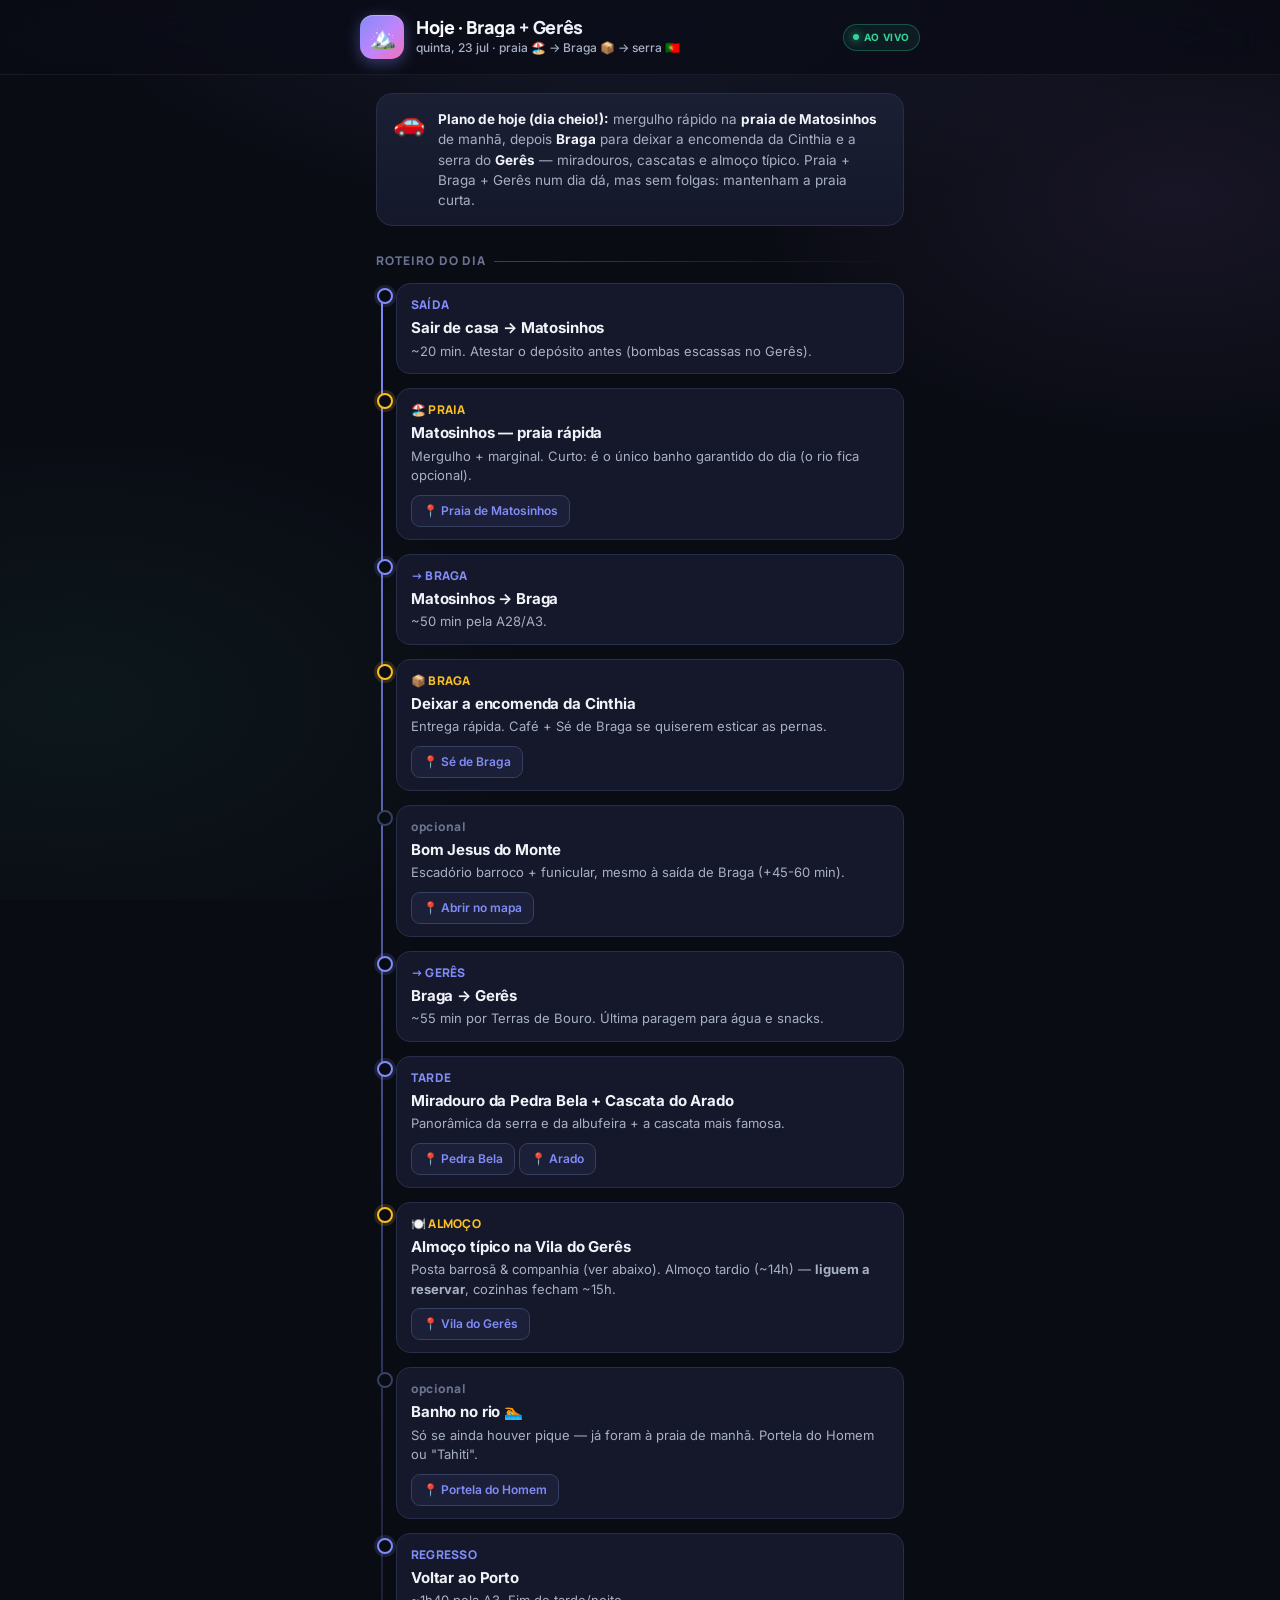
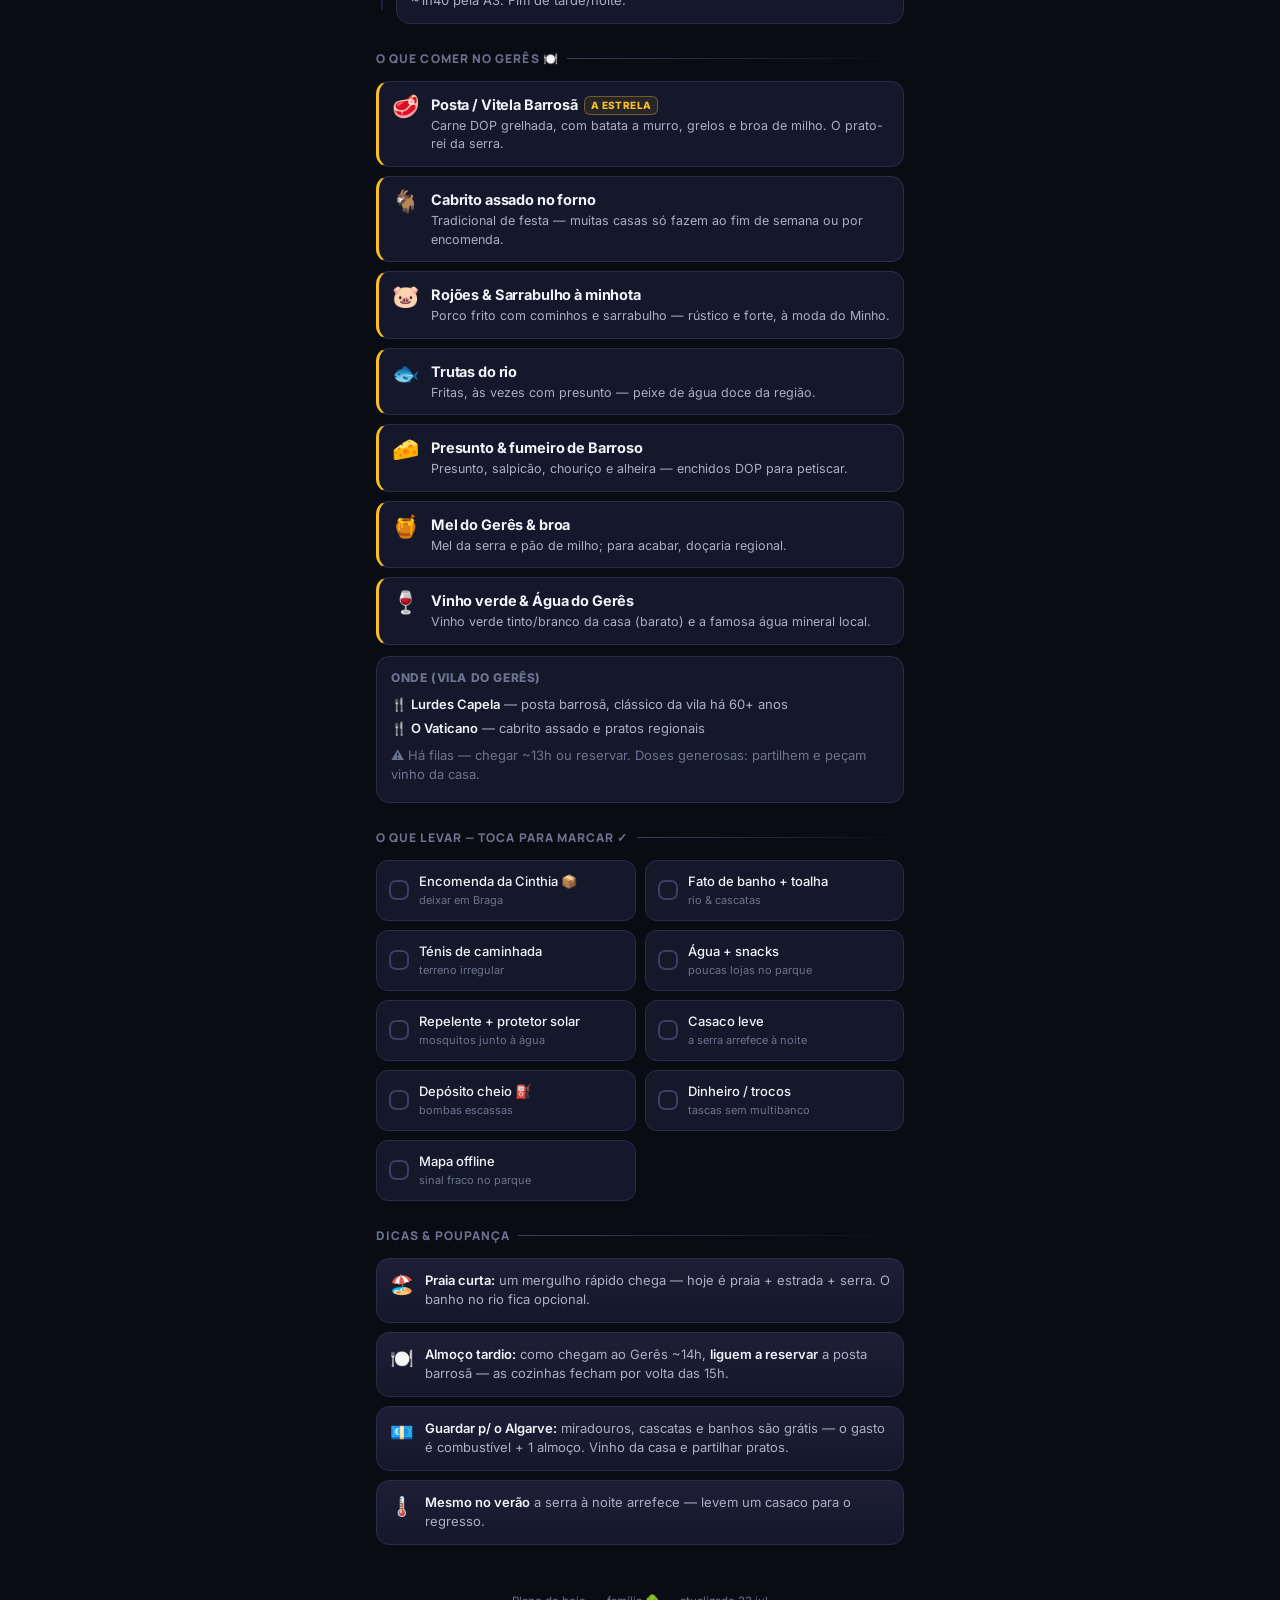
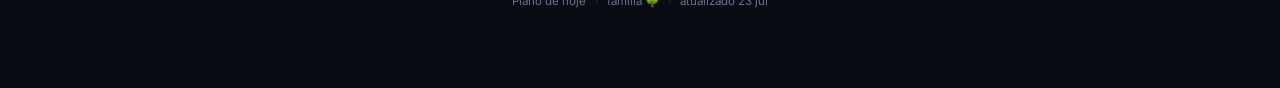
<file: hoje.html>
<!DOCTYPE html>
<html lang="pt-BR">
<head>
<meta charset="UTF-8">
<meta name="viewport" content="width=device-width, initial-scale=1.0">
<meta name="theme-color" content="#0a0c14">
<title>Hoje · Braga + Gerês</title>
<link rel="preconnect" href="https://fonts.googleapis.com">
<link rel="preconnect" href="https://fonts.gstatic.com" crossorigin>
<link href="https://fonts.googleapis.com/css2?family=Manrope:wght@600;700;800&family=Inter:wght@400;500;600;700&display=swap" rel="stylesheet">
<style>
*{margin:0;padding:0;box-sizing:border-box;-webkit-tap-highlight-color:transparent}
:root{
  --bg:#0a0c14; --card:#14182a; --card2:#1a1f33; --elev:#222848;
  --txt:#f1f3f9; --txt2:#a8b0c5; --txt3:#6b7390;
  --border:#262e48; --border2:#374060;
  --indigo:#818cf8; --purple:#c084fc; --pink:#f472b6;
  --green:#34d399; --amber:#fbbf24; --red:#f87171;
  --sys:-apple-system,BlinkMacSystemFont,'Segoe UI',Roboto,sans-serif;
}
html,body{overflow-x:clip}
body{
  font-family:'Inter',var(--sys);
  background:var(--bg);
  background-image:radial-gradient(ellipse 80% 55% at 50% -8%,rgba(129,140,248,0.13),transparent 60%),
                   radial-gradient(ellipse 55% 45% at 92% 22%,rgba(192,132,252,0.08),transparent 60%),
                   radial-gradient(ellipse 60% 50% at 6% 78%,rgba(52,211,153,0.06),transparent 60%);
  background-attachment:fixed;
  color:var(--txt);min-height:100vh;padding-bottom:56px;
  -webkit-font-smoothing:antialiased;line-height:1.5;
}
.wrap{max-width:560px;margin:0 auto}
header{
  position:sticky;top:0;z-index:50;
  background:rgba(10,12,20,0.8);
  backdrop-filter:blur(22px) saturate(180%);-webkit-backdrop-filter:blur(22px) saturate(180%);
  border-bottom:1px solid rgba(255,255,255,0.06);padding:15px 18px;
}
.htop{display:flex;align-items:center;gap:12px;max-width:560px;margin:0 auto}
.badge{
  width:44px;height:44px;border-radius:13px;flex-shrink:0;
  background:linear-gradient(135deg,#818cf8 0%,#c084fc 55%,#f472b6 100%);
  display:flex;align-items:center;justify-content:center;font-size:22px;
  box-shadow:0 4px 16px rgba(129,140,248,0.4),inset 0 1px 0 rgba(255,255,255,0.3);
}
.htext{min-width:0;flex:1}
h1{
  font-family:'Manrope',var(--sys);font-size:18px;font-weight:800;letter-spacing:-0.02em;
  line-height:1.15;background:linear-gradient(135deg,#fff,#c7d0e6);
  -webkit-background-clip:text;background-clip:text;-webkit-text-fill-color:transparent;
}
.hsub{font-size:12px;color:var(--txt2);margin-top:2px;font-weight:500}
.live{
  font-size:10px;font-weight:700;letter-spacing:.06em;text-transform:uppercase;
  color:var(--green);padding:5px 9px;border:1px solid rgba(52,211,153,0.3);
  border-radius:20px;display:inline-flex;align-items:center;gap:5px;white-space:nowrap;
  background:rgba(52,211,153,0.08);
}
.live::before{content:'';width:6px;height:6px;border-radius:50%;background:var(--green);
  box-shadow:0 0 8px var(--green);animation:pulse 2s infinite}
@keyframes pulse{0%,100%{opacity:1}50%{opacity:.35}}
@media (prefers-reduced-motion:reduce){.live::before{animation:none}}
main{padding:18px 16px 0}
section{margin-bottom:26px}
.eyebrow{
  display:flex;align-items:center;gap:8px;margin-bottom:13px;
  font-family:'Manrope',var(--sys);font-size:12px;font-weight:800;
  letter-spacing:.09em;text-transform:uppercase;color:var(--txt3);
}
.eyebrow .line{height:1px;flex:1;background:linear-gradient(90deg,var(--border2),transparent)}
.summary{
  background:linear-gradient(180deg,var(--card2),var(--card));
  border:1px solid var(--border);border-radius:16px;padding:15px 16px;
  display:flex;gap:13px;align-items:flex-start;
}
.summary .ico{font-size:26px;line-height:1}
.summary p{font-size:13.5px;color:var(--txt2)}
.summary b{color:var(--txt);font-weight:700}
.tl{position:relative;padding-left:20px}
.tl::before{content:'';position:absolute;left:5px;top:6px;bottom:14px;width:2px;
  background:linear-gradient(180deg,var(--indigo),rgba(129,140,248,0.15))}
.stop{position:relative;margin-bottom:14px}
.stop::before{content:'';position:absolute;left:-19px;top:5px;width:12px;height:12px;border-radius:50%;
  background:var(--bg);border:2px solid var(--indigo);box-shadow:0 0 0 3px rgba(129,140,248,0.15)}
.stop.warm::before{border-color:var(--amber);box-shadow:0 0 0 3px rgba(251,191,36,0.15)}
.stop.opt::before{border-color:var(--border2);box-shadow:none}
.card{background:var(--card);border:1px solid var(--border);border-radius:14px;padding:12px 14px}
.card .time{font-family:'Manrope',var(--sys);font-size:12px;font-weight:800;color:var(--indigo);
  font-variant-numeric:tabular-nums;letter-spacing:.02em}
.stop.warm .card .time{color:var(--amber)}
.stop.opt .card .time{color:var(--txt3)}
.card h3{font-size:15px;font-weight:700;margin:3px 0 2px;letter-spacing:-0.01em}
.card p{font-size:13px;color:var(--txt2)}
.mapbtn{
  display:inline-flex;align-items:center;gap:5px;margin-top:9px;
  font-size:12px;font-weight:600;color:var(--indigo);text-decoration:none;
  padding:6px 11px;border:1px solid var(--border2);border-radius:9px;background:rgba(129,140,248,0.06);
}
.mapbtn:active{background:rgba(129,140,248,0.14)}
.food-grid{display:flex;flex-direction:column;gap:9px}
.dish{
  display:flex;gap:12px;align-items:flex-start;
  background:var(--card);border:1px solid var(--border);border-radius:13px;padding:12px 13px;
  border-left:3px solid var(--amber);
}
.dish .em{font-size:22px;line-height:1.1;flex-shrink:0}
.dish .d-name{font-size:14.5px;font-weight:700;letter-spacing:-0.01em}
.dish .d-desc{font-size:12.5px;color:var(--txt2);margin-top:1px}
.star{display:inline-block;font-size:10px;font-weight:800;color:var(--amber);
  border:1px solid rgba(251,191,36,0.35);border-radius:6px;padding:1px 6px;margin-left:6px;
  vertical-align:middle;letter-spacing:.04em;background:rgba(251,191,36,0.08)}
.where{margin-top:11px;background:var(--card);border:1px solid var(--border);border-radius:13px;padding:12px 14px}
.where h4{font-size:12px;font-weight:800;letter-spacing:.05em;text-transform:uppercase;color:var(--txt3);margin-bottom:8px}
.where .r{font-size:13px;color:var(--txt2);margin-bottom:5px}
.where .r b{color:var(--txt);font-weight:600}
.checklist{display:grid;grid-template-columns:1fr 1fr;gap:9px}
@media (max-width:400px){.checklist{grid-template-columns:1fr}}
.chk{
  display:flex;gap:10px;align-items:center;cursor:pointer;user-select:none;
  background:var(--card);border:1px solid var(--border);border-radius:12px;padding:11px 12px;
  transition:border-color .15s,background .15s;
}
.chk:active{background:var(--card2)}
.box{width:20px;height:20px;border-radius:7px;border:2px solid var(--border2);flex-shrink:0;
  display:flex;align-items:center;justify-content:center;transition:.15s}
.box svg{width:11px;height:11px;stroke:#0a0c14;stroke-width:3.5;fill:none;opacity:0;transition:.15s}
.chk .lbl{font-size:13px;color:var(--txt);font-weight:500}
.chk .lbl small{display:block;color:var(--txt3);font-size:11px;font-weight:400;margin-top:1px}
.chk.done{border-color:rgba(52,211,153,0.35)}
.chk.done .box{background:var(--green);border-color:var(--green)}
.chk.done .box svg{opacity:1}
.chk.done .lbl{color:var(--txt3);text-decoration:line-through;text-decoration-color:var(--txt3)}
.tips{display:flex;flex-direction:column;gap:9px}
.tip{
  display:flex;gap:11px;align-items:flex-start;
  background:linear-gradient(180deg,rgba(192,132,252,0.06),transparent),var(--card);
  border:1px solid var(--border);border-radius:13px;padding:12px 13px;
}
.tip .em{font-size:19px;flex-shrink:0}
.tip p{font-size:13px;color:var(--txt2)}
.tip b{color:var(--txt);font-weight:600}
footer{text-align:center;padding:22px 16px;color:var(--txt3);font-size:11.5px}
footer .dot{color:var(--border2);margin:0 6px}
</style>
</head>
<body>
<header>
  <div class="htop">
    <div class="badge">🏔️</div>
    <div class="htext">
      <h1>Hoje · Braga + Gerês</h1>
      <div class="hsub">quinta, 23 jul · praia 🏖️ → Braga 📦 → serra 🇵🇹</div>
    </div>
    <span class="live">ao vivo</span>
  </div>
</header>

<main class="wrap">

  <section>
    <div class="summary">
      <div class="ico">🚗</div>
      <p><b>Plano de hoje (dia cheio!):</b> mergulho rápido na <b>praia de Matosinhos</b> de manhã, depois <b>Braga</b> para deixar a encomenda da Cinthia e a serra do <b>Gerês</b> — miradouros, cascatas e almoço típico. Praia + Braga + Gerês num dia dá, mas sem folgas: mantenham a praia curta.</p>
    </div>
  </section>

  <section>
    <div class="eyebrow">Roteiro do dia <span class="line"></span></div>
    <div class="tl">
      <div class="stop"><div class="card">
        <div class="time">SAÍDA</div><h3>Sair de casa → Matosinhos</h3>
        <p>~20 min. Atestar o depósito antes (bombas escassas no Gerês).</p>
      </div></div>
      <div class="stop warm"><div class="card">
        <div class="time">🏖️ PRAIA</div><h3>Matosinhos — praia rápida</h3>
        <p>Mergulho + marginal. Curto: é o único banho garantido do dia (o rio fica opcional).</p>
        <a class="mapbtn" href="https://www.google.com/maps/search/?api=1&query=Praia%20de%20Matosinhos" target="_blank" rel="noopener">📍 Praia de Matosinhos</a>
      </div></div>
      <div class="stop"><div class="card">
        <div class="time">→ BRAGA</div><h3>Matosinhos → Braga</h3>
        <p>~50 min pela A28/A3.</p>
      </div></div>
      <div class="stop warm"><div class="card">
        <div class="time">📦 BRAGA</div><h3>Deixar a encomenda da Cinthia</h3>
        <p>Entrega rápida. Café + Sé de Braga se quiserem esticar as pernas.</p>
        <a class="mapbtn" href="https://www.google.com/maps/search/?api=1&query=S%C3%A9%20de%20Braga" target="_blank" rel="noopener">📍 Sé de Braga</a>
      </div></div>
      <div class="stop opt"><div class="card">
        <div class="time">opcional</div><h3>Bom Jesus do Monte</h3>
        <p>Escadório barroco + funicular, mesmo à saída de Braga (+45-60 min).</p>
        <a class="mapbtn" href="https://www.google.com/maps/search/?api=1&query=Bom%20Jesus%20do%20Monte%20Braga" target="_blank" rel="noopener">📍 Abrir no mapa</a>
      </div></div>
      <div class="stop"><div class="card">
        <div class="time">→ GERÊS</div><h3>Braga → Gerês</h3>
        <p>~55 min por Terras de Bouro. Última paragem para água e snacks.</p>
      </div></div>
      <div class="stop"><div class="card">
        <div class="time">TARDE</div><h3>Miradouro da Pedra Bela + Cascata do Arado</h3>
        <p>Panorâmica da serra e da albufeira + a cascata mais famosa.</p>
        <a class="mapbtn" href="https://www.google.com/maps/search/?api=1&query=Miradouro%20da%20Pedra%20Bela%20Ger%C3%AAs" target="_blank" rel="noopener">📍 Pedra Bela</a>
        <a class="mapbtn" href="https://www.google.com/maps/search/?api=1&query=Cascata%20do%20Arado" target="_blank" rel="noopener">📍 Arado</a>
      </div></div>
      <div class="stop warm"><div class="card">
        <div class="time">🍽️ ALMOÇO</div><h3>Almoço típico na Vila do Gerês</h3>
        <p>Posta barrosã &amp; companhia (ver abaixo). Almoço tardio (~14h) — <b>liguem a reservar</b>, cozinhas fecham ~15h.</p>
        <a class="mapbtn" href="https://www.google.com/maps/search/?api=1&query=Vila%20do%20Ger%C3%AAs" target="_blank" rel="noopener">📍 Vila do Gerês</a>
      </div></div>
      <div class="stop opt"><div class="card">
        <div class="time">opcional</div><h3>Banho no rio 🏊</h3>
        <p>Só se ainda houver pique — já foram à praia de manhã. Portela do Homem ou "Tahiti".</p>
        <a class="mapbtn" href="https://www.google.com/maps/search/?api=1&query=Portela%20do%20Homem" target="_blank" rel="noopener">📍 Portela do Homem</a>
      </div></div>
      <div class="stop"><div class="card">
        <div class="time">REGRESSO</div><h3>Voltar ao Porto</h3>
        <p>~1h40 pela A3. Fim de tarde/noite.</p>
      </div></div>
    </div>
  </section>

  <section>
    <div class="eyebrow">O que comer no Gerês 🍽️ <span class="line"></span></div>
    <div class="food-grid">
      <div class="dish"><div class="em">🥩</div><div><div class="d-name">Posta / Vitela Barrosã<span class="star">A ESTRELA</span></div><div class="d-desc">Carne DOP grelhada, com batata a murro, grelos e broa de milho. O prato-rei da serra.</div></div></div>
      <div class="dish"><div class="em">🐐</div><div><div class="d-name">Cabrito assado no forno</div><div class="d-desc">Tradicional de festa — muitas casas só fazem ao fim de semana ou por encomenda.</div></div></div>
      <div class="dish"><div class="em">🐷</div><div><div class="d-name">Rojões & Sarrabulho à minhota</div><div class="d-desc">Porco frito com cominhos e sarrabulho — rústico e forte, à moda do Minho.</div></div></div>
      <div class="dish"><div class="em">🐟</div><div><div class="d-name">Trutas do rio</div><div class="d-desc">Fritas, às vezes com presunto — peixe de água doce da região.</div></div></div>
      <div class="dish"><div class="em">🧀</div><div><div class="d-name">Presunto & fumeiro de Barroso</div><div class="d-desc">Presunto, salpicão, chouriço e alheira — enchidos DOP para petiscar.</div></div></div>
      <div class="dish"><div class="em">🍯</div><div><div class="d-name">Mel do Gerês & broa</div><div class="d-desc">Mel da serra e pão de milho; para acabar, doçaria regional.</div></div></div>
      <div class="dish"><div class="em">🍷</div><div><div class="d-name">Vinho verde & Água do Gerês</div><div class="d-desc">Vinho verde tinto/branco da casa (barato) e a famosa água mineral local.</div></div></div>
    </div>
    <div class="where">
      <h4>Onde (Vila do Gerês)</h4>
      <div class="r">🍴 <b>Lurdes Capela</b> — posta barrosã, clássico da vila há 60+ anos</div>
      <div class="r">🍴 <b>O Vaticano</b> — cabrito assado e pratos regionais</div>
      <div class="r" style="color:var(--txt3);margin-top:7px">⚠️ Há filas — chegar ~13h ou reservar. Doses generosas: partilhem e peçam vinho da casa.</div>
    </div>
  </section>

  <section>
    <div class="eyebrow">O que levar — toca para marcar ✓ <span class="line"></span></div>
    <div class="checklist" id="chk">
      <div class="chk"><span class="box"><svg viewBox="0 0 14 14"><path d="M2 7l3.5 3.5L12 3"/></svg></span><span class="lbl">Encomenda da Cinthia 📦<small>deixar em Braga</small></span></div>
      <div class="chk"><span class="box"><svg viewBox="0 0 14 14"><path d="M2 7l3.5 3.5L12 3"/></svg></span><span class="lbl">Fato de banho + toalha<small>rio &amp; cascatas</small></span></div>
      <div class="chk"><span class="box"><svg viewBox="0 0 14 14"><path d="M2 7l3.5 3.5L12 3"/></svg></span><span class="lbl">Ténis de caminhada<small>terreno irregular</small></span></div>
      <div class="chk"><span class="box"><svg viewBox="0 0 14 14"><path d="M2 7l3.5 3.5L12 3"/></svg></span><span class="lbl">Água + snacks<small>poucas lojas no parque</small></span></div>
      <div class="chk"><span class="box"><svg viewBox="0 0 14 14"><path d="M2 7l3.5 3.5L12 3"/></svg></span><span class="lbl">Repelente + protetor solar<small>mosquitos junto à água</small></span></div>
      <div class="chk"><span class="box"><svg viewBox="0 0 14 14"><path d="M2 7l3.5 3.5L12 3"/></svg></span><span class="lbl">Casaco leve<small>a serra arrefece à noite</small></span></div>
      <div class="chk"><span class="box"><svg viewBox="0 0 14 14"><path d="M2 7l3.5 3.5L12 3"/></svg></span><span class="lbl">Depósito cheio ⛽<small>bombas escassas</small></span></div>
      <div class="chk"><span class="box"><svg viewBox="0 0 14 14"><path d="M2 7l3.5 3.5L12 3"/></svg></span><span class="lbl">Dinheiro / trocos<small>tascas sem multibanco</small></span></div>
      <div class="chk"><span class="box"><svg viewBox="0 0 14 14"><path d="M2 7l3.5 3.5L12 3"/></svg></span><span class="lbl">Mapa offline<small>sinal fraco no parque</small></span></div>
    </div>
  </section>

  <section>
    <div class="eyebrow">Dicas & poupança <span class="line"></span></div>
    <div class="tips">
      <div class="tip"><div class="em">🏖️</div><p><b>Praia curta:</b> um mergulho rápido chega — hoje é praia + estrada + serra. O banho no rio fica opcional.</p></div>
      <div class="tip"><div class="em">🍽️</div><p><b>Almoço tardio:</b> como chegam ao Gerês ~14h, <b>liguem a reservar</b> a posta barrosã — as cozinhas fecham por volta das 15h.</p></div>
      <div class="tip"><div class="em">💶</div><p><b>Guardar p/ o Algarve:</b> miradouros, cascatas e banhos são grátis — o gasto é combustível + 1 almoço. Vinho da casa e partilhar pratos.</p></div>
      <div class="tip"><div class="em">🌡️</div><p><b>Mesmo no verão</b> a serra à noite arrefece — levem um casaco para o regresso.</p></div>
    </div>
  </section>

</main>

<footer>
  Plano de hoje <span class="dot">·</span> família 🌳 <span class="dot">·</span> atualizado 23 jul
</footer>

<script>
(function(){
  var KEY='geres_checklist_v2_23jul';
  var items=[].slice.call(document.querySelectorAll('#chk .chk'));
  var saved={};
  try{saved=JSON.parse(localStorage.getItem(KEY)||'{}')}catch(e){}
  items.forEach(function(el,i){
    if(saved[i])el.classList.add('done');
    el.addEventListener('click',function(){
      el.classList.toggle('done');
      saved[i]=el.classList.contains('done');
      try{localStorage.setItem(KEY,JSON.stringify(saved))}catch(e){}
    });
  });
})();
</script>
</body>
</html>
</file>
